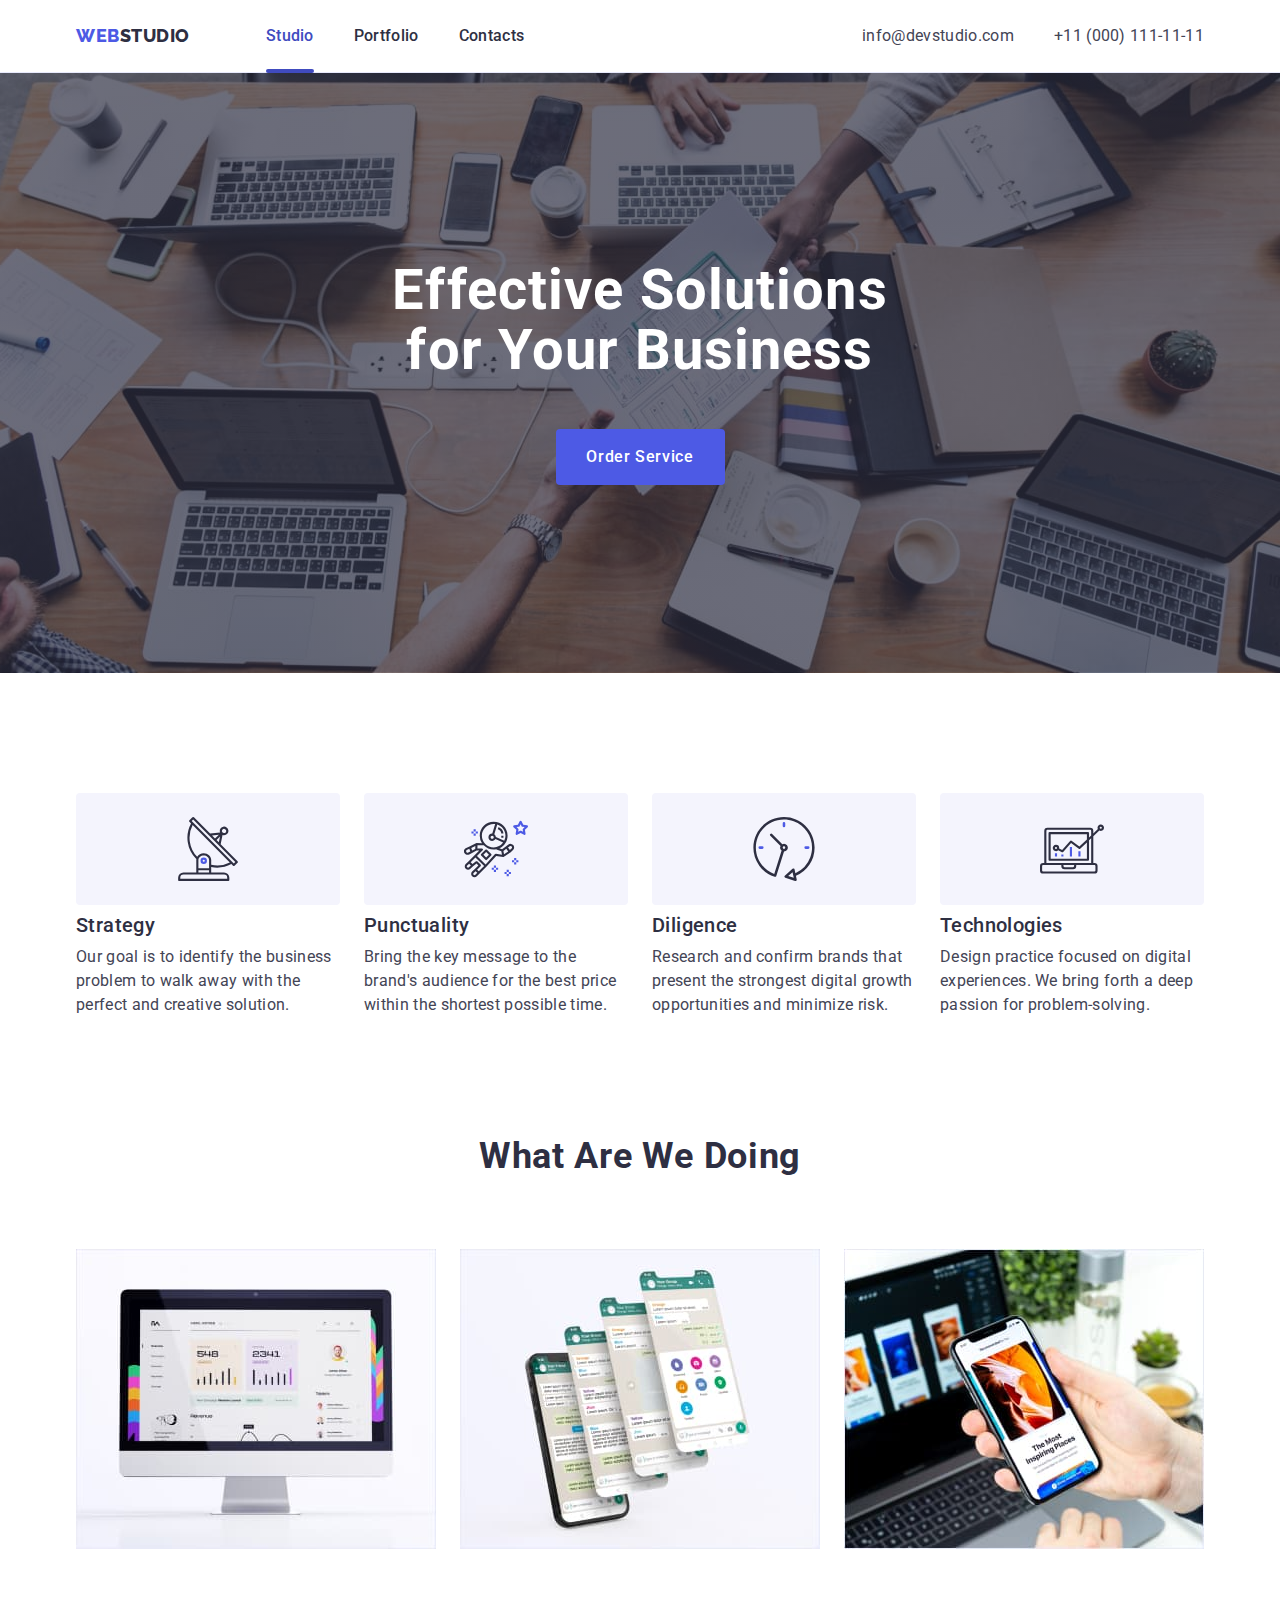
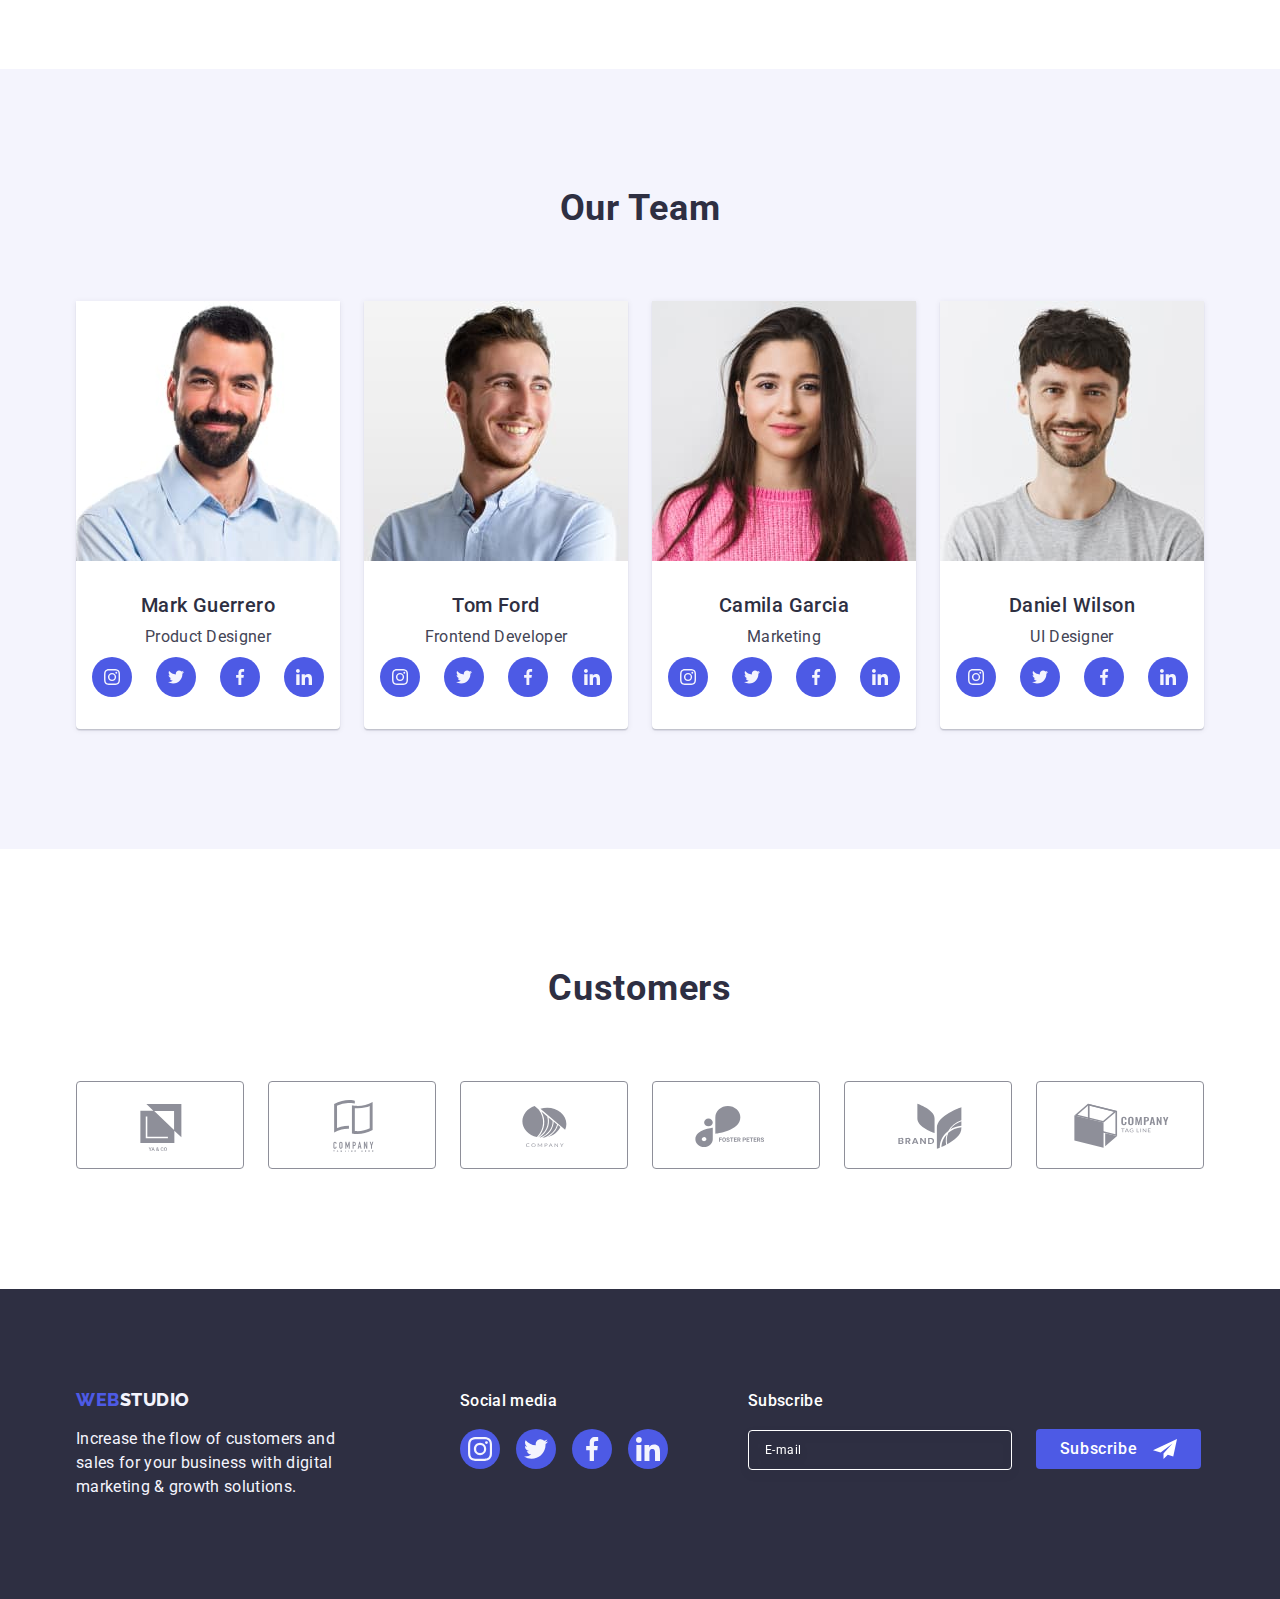
<file: index.html>
<!DOCTYPE html>
<html lang="en">
  <head>
    <meta charset="UTF-8" />
    <meta http-equiv="X-UA-Compatible" content="IE=edge" />
    <meta name="viewport" content="width=device-width, initial-scale=1.0" />
    <link rel="preconnect" href="https://fonts.googleapis.com" />
    <link rel="preconnect" href="https://fonts.gstatic.com" crossorigin />
    <link
      href="https://fonts.googleapis.com/css2?family=Raleway:wght@800&family=Roboto:wght@400;500;700&display=swap"
      rel="stylesheet"
    />
    <link
      rel="stylesheet"
      href="https://cdnjs.cloudflare.com/ajax/libs/modern-normalize/0.6.0/modern-normalize.min.css"
    />

    <link rel="stylesheet" href="css/styles.css" />
    <title>Web Studio</title>
  </head>

  <body>
    <header class="theheader">
      <div class="index-header container">
        <nav class="index-nav">
          <a href="./index.html" class="logo link"
            >Web<span class="logo-studio-header">Studio</span></a
          >
          <ul class="nav-menu list">
            <li>
              <a href="./index.html" class="nav-list-item link activepage"
                >Studio</a
              >
            </li>

            <li>
              <a href="./portfolio.html" class="nav-list-item link"
                >Portfolio</a
              >
            </li>

            <li>
              <a href="" class="nav-list-item link">Contacts</a>
            </li>
          </ul>
        </nav>
        <address class="addr">
          <ul class="adresse list">
            <li>
              <a href="mailto:info@devstudio.com" class="contact-list-item link"
                >info@devstudio.com</a
              >
            </li>

            <li>
              <a href="tel:+110001111111" class="contact-list-item link"
                >+11 (000) 111-11-11</a
              >
            </li>
          </ul>
        </address>
      </div>
    </header>
    <main>
      <section class="solutions">
        <div class="container">
          <h1 class="solutions-title">Effective Solutions for Your Business</h1>
          <button type="button" data-modal-open class="solutions-button">
            Order Service
          </button>
        </div>
        <div class="overlaydarker"></div>
      </section>
      <section class="values">
        <div class="index-values container">
          <h2 class="visually-hidden">values section</h2>
          <ul class="values-list list">
            <li class="values-list-item">
              <div class="box-for-icon">
                <svg class="values-icon icon" width="64" height="64">
                  <use href="./images/icons.svg#icon-antenna-1"></use>
                </svg>
              </div>
              <h3 class="values-title">Strategy</h3>
              <p class="values-text">
                Our goal is to identify the business problem to walk away with
                the perfect and creative solution.
              </p>
            </li>

            <li class="values-list-item">
              <div class="box-for-icon">
                <svg class="values-icon icon" width="64" height="64">
                  <use href="./images/icons.svg#icon-astronaut-1"></use>
                </svg>
              </div>
              <h3 class="values-title">Punctuality</h3>
              <p class="values-text">
                Bring the key message to the brand's audience for the best price
                within the shortest possible time.
              </p>
            </li>

            <li class="values-list-item">
              <div class="box-for-icon">
                <svg class="values-icon icon" width="64" height="64">
                  <use href="./images/icons.svg#icon-clock-1"></use>
                </svg>
              </div>
              <h3 class="values-title">Diligence</h3>
              <p class="values-text">
                Research and confirm brands that present the strongest digital
                growth opportunities and minimize risk.
              </p>
            </li>

            <li class="values-list-item">
              <div class="box-for-icon">
                <svg class="values-icon icon" width="64" height="64">
                  <use href="./images/icons.svg#icon-diagram-1"></use>
                </svg>
              </div>
              <h3 class="values-title">Technologies</h3>
              <p class="values-text">
                Design practice focused on digital experiences. We bring forth a
                deep passion for problem-solving.
              </p>
            </li>
          </ul>
        </div>
      </section>
      <section class="what-we-do">
        <div class="index-what-we-do container">
          <h2 class="htitle">What are we doing</h2>
          <ul class="what-we-do-list list">
            <li class="what-we-do-list-item">
              <img
                src="./images/mac.jpg"
                alt="iMac"
                width="360"
                class="pic-what-we-do"
              />
            </li>
            <li class="what-we-do-list-item">
              <img
                src="./images/messenger.jpg"
                alt="Messenger"
                width="360"
                class="pic-what-we-do"
              />
            </li>
            <li class="what-we-do-list-item">
              <img
                src="./images/phone.jpg"
                alt="Phone and notebook"
                width="360"
                class="pic-what-we-do"
              />
            </li>
          </ul>
        </div>
      </section>
      <section class="team">
        <div class="index-team container">
          <h2 class="htitle">Our Team</h2>
          <ul class="team-card-list list">
            <li class="team-card">
              <img
                src="./images/guerrero.jpg"
                alt="Mark Guerrero"
                width="264"
                class="pic-team"
              />
              <div class="team-card-txt">
                <h3 class="team-name">Mark Guerrero</h3>
                <p class="team-position">Product Designer</p>

                <ul class="social-list list">
                  <li class="social-list-item">
                    <a class="social-circle team-circle" href="">
                      <svg class="social-team-icon icon" width="16" height="16">
                        <use
                          href="./images/icons.svg#icon-instagram-2"
                        ></use></svg
                    ></a>
                  </li>
                  <li class="social-list-item">
                    <a class="social-circle team-circle" href="">
                      <svg class="social-team-icon icon" width="16" height="16">
                        <use
                          href="./images/icons.svg#icon-twitter-1"
                        ></use></svg
                    ></a>
                  </li>
                  <li class="social-list-item">
                    <a class="social-circle team-circle" href="">
                      <svg class="social-team-icon icon" width="16" height="16">
                        <use
                          href="./images/icons.svg#icon-facebook-1"
                        ></use></svg
                    ></a>
                  </li>
                  <li class="social-list-item">
                    <a class="social-circle team-circle" href="">
                      <svg class="social-team-icon icon" width="16" height="16">
                        <use
                          href="./images/icons.svg#icon-linkedin-1"
                        ></use></svg
                    ></a>
                  </li>
                </ul>
              </div>
            </li>
            <li class="team-card">
              <img
                src="./images/ford.jpg"
                alt="Tom Ford"
                width="264"
                class="pic-team"
              />
              <div class="team-card-txt">
                <h3 class="team-name">Tom Ford</h3>
                <p class="team-position">Frontend Developer</p>

                <ul class="social-list list">
                  <li class="social-list-item">
                    <a class="social-circle team-circle" href="">
                      <svg class="social-team-icon icon" width="16" height="16">
                        <use
                          href="./images/icons.svg#icon-instagram-2"
                        ></use></svg
                    ></a>
                  </li>
                  <li class="social-list-item">
                    <a class="social-circle team-circle" href="">
                      <svg class="social-team-icon icon" width="16" height="16">
                        <use
                          href="./images/icons.svg#icon-twitter-1"
                        ></use></svg
                    ></a>
                  </li>
                  <li class="social-list-item">
                    <a class="social-circle team-circle" href="">
                      <svg class="social-team-icon icon" width="16" height="16">
                        <use
                          href="./images/icons.svg#icon-facebook-1"
                        ></use></svg
                    ></a>
                  </li>
                  <li class="social-list-item">
                    <a class="social-circle team-circle" href="">
                      <svg class="social-team-icon icon" width="16" height="16">
                        <use
                          href="./images/icons.svg#icon-linkedin-1"
                        ></use></svg
                    ></a>
                  </li>
                </ul>
              </div>
            </li>
            <li class="team-card">
              <img
                src="./images/garcia.jpg"
                alt="Camila Garcia"
                width="264"
                class="pic-team"
              />
              <div class="team-card-txt">
                <h3 class="team-name">Camila Garcia</h3>
                <p class="team-position">Marketing</p>

                <ul class="social-list list">
                  <li class="social-list-item">
                    <a class="social-circle team-circle" href="">
                      <svg class="social-team-icon icon" width="16" height="16">
                        <use
                          href="./images/icons.svg#icon-instagram-2"
                        ></use></svg
                    ></a>
                  </li>
                  <li class="social-list-item">
                    <a class="social-circle team-circle" href="">
                      <svg class="social-team-icon icon" width="16" height="16">
                        <use
                          href="./images/icons.svg#icon-twitter-1"
                        ></use></svg
                    ></a>
                  </li>
                  <li class="social-list-item">
                    <a class="social-circle team-circle" href="">
                      <svg class="social-team-icon icon" width="16" height="16">
                        <use
                          href="./images/icons.svg#icon-facebook-1"
                        ></use></svg
                    ></a>
                  </li>
                  <li class="social-list-item">
                    <a class="social-circle team-circle" href="">
                      <svg class="social-team-icon icon" width="16" height="16">
                        <use
                          href="./images/icons.svg#icon-linkedin-1"
                        ></use></svg
                    ></a>
                  </li>
                </ul>
              </div>
            </li>
            <li class="team-card">
              <img
                src="./images/wilson.jpg"
                alt="Daniel Wilson"
                width="264"
                class="pic-team"
              />
              <div class="team-card-txt">
                <h3 class="team-name">Daniel Wilson</h3>
                <p class="team-position">UI Designer</p>

                <ul class="social-list list">
                  <li class="social-list-item">
                    <a class="social-circle team-circle" href="">
                      <svg class="social-team-icon icon" width="16" height="16">
                        <use
                          href="./images/icons.svg#icon-instagram-2"
                        ></use></svg
                    ></a>
                  </li>
                  <li class="social-list-item">
                    <a class="social-circle team-circle" href="">
                      <svg class="social-team-icon icon" width="16" height="16">
                        <use
                          href="./images/icons.svg#icon-twitter-1"
                        ></use></svg
                    ></a>
                  </li>
                  <li class="social-list-item">
                    <a class="social-circle team-circle" href="">
                      <svg class="social-team-icon icon" width="16" height="16">
                        <use
                          href="./images/icons.svg#icon-facebook-1"
                        ></use></svg
                    ></a>
                  </li>
                  <li class="social-list-item">
                    <a class="social-circle team-circle" href="">
                      <svg class="social-team-icon icon" width="16" height="16">
                        <use
                          href="./images/icons.svg#icon-linkedin-1"
                        ></use></svg
                    ></a>
                  </li>
                </ul>
              </div>
            </li>
          </ul>
        </div>
      </section>
      <section class="customers">
        <div class="index-customers container">
          <h2 class="htitle">Customers</h2>
          <ul class="customers-list list">
            <li class="customers-list-item">
              <a class="customers-box" href=""
                ><svg class="customers-icon icon" width="104" height="56">
                  <use href="./images/icons.svg#icon-Logo"></use></svg
              ></a>
            </li>
            <li class="customers-list-item">
              <a class="customers-box" href=""
                ><svg class="customers-icon icon" width="104" height="56">
                  <use href="./images/icons.svg#icon-Logo-1"></use></svg
              ></a>
            </li>
            <li class="customers-list-item">
              <a class="customers-box" href=""
                ><svg class="customers-icon icon" width="104" height="56">
                  <use href="./images/icons.svg#icon-Logo-2"></use></svg
              ></a>
            </li>
            <li class="customers-list-item">
              <a class="customers-box" href=""
                ><svg class="customers-icon icon" width="104" height="56">
                  <use href="./images/icons.svg#icon-Logo-3"></use></svg
              ></a>
            </li>
            <li class="customers-list-item">
              <a class="customers-box" href=""
                ><svg class="customers-icon icon" width="104" height="56">
                  <use href="./images/icons.svg#icon-Logo-4"></use></svg
              ></a>
            </li>
            <li class="customers-list-item">
              <a class="customers-box" href=""
                ><svg class="customers-icon icon" width="104" height="56">
                  <use href="./images/icons.svg#icon-Logo-5"></use></svg
              ></a>
            </li>
          </ul>
        </div>
      </section>
    </main>
    <footer class="bottom">
      <div class="index-footer container">
        <div class="par1footer">
          <a href="./index.html" class="logo link"
            >Web<span class="logo-studio-footer">Studio</span></a
          >
          <p class="bottom-text">
            Increase the flow of customers and sales for your business with
            digital marketing & growth solutions.
          </p>
        </div>
        <div class="social-media-footer">
          <p class="footer-title">Social media</p>
          <ul class="social-list social-bottom list">
            <li class="social-list-item">
              <a class="social-circle bottom-circle" href="">
                <svg class="social-team-icon icon" width="24" height="24">
                  <use href="./images/icons.svg#icon-instagram-2"></use></svg
              ></a>
            </li>
            <li class="social-list-item">
              <a class="social-circle bottom-circle" href="">
                <svg class="social-team-icon icon" width="24" height="24">
                  <use href="./images/icons.svg#icon-twitter-1"></use></svg
              ></a>
            </li>
            <li class="social-list-item">
              <a class="social-circle bottom-circle" href="">
                <svg class="social-team-icon icon" width="24" height="24">
                  <use href="./images/icons.svg#icon-facebook-1"></use></svg
              ></a>
            </li>
            <li class="social-list-item">
              <a class="social-circle bottom-circle" href="">
                <svg class="social-team-icon icon" width="24" height="24">
                  <use href="./images/icons.svg#icon-linkedin-1"></use></svg
              ></a>
            </li>
          </ul>
        </div>
        <div class="subscribe-footer">
          <p class="footer-title">Subscribe</p>

          <form class="subscribe-list">
            <label  class="email-label">
              <input
                type="email"
                class="footer-mail"
                name="email"
                id="footer-mail"
                placeholder="E-mail"
              />
           </label>
              
              <button type="submit" class="solutions-button subscribe-button">
                Subscribe
                <svg class="subscribe-icon icon" width="24" height="24">
                  <use href="./images/icons.svg#icon-Frame-3"></use>
                </svg>
              </button>
            
              
          </form>
        </div>
      </div>
    </footer>

    <div class="modal is-hidden" data-modal>
      <div class="modal-window">
        <button type="button" class="close-modal" data-modal-close>
          <svg class="close-icon" width="8" height="8">
            <use href="./images/icons.svg#icon-close-black-18dp-2-1"></use>
          </svg>
        </button>
        <p class="modal-title">Leave your contacts and we will call you back</p>
        <form class="form">
          <div class="modal-field">
            <label for="user-name" class="form-label">Name</label>
            <div class="input-wrap">
              <input type="text" class="form-input" name="user-name" id="user-name" />
              <svg class="modal-icon icon" width="18" height="24">
                <use href="./images/icons.svg#icon-person-black-18dp-1"></use>
              </svg>
            </div>
          </div>
          <div class="modal-field">
            <label for="phone" class="form-label">Phone</label>
            <div class="input-wrap">
              <input type="tel" class="form-input" name="phone" id="phone" />
              <svg class="modal-icon icon" width="18" height="24">
                <use href="./images/icons.svg#icon-phone-black-18dp-1"></use>
              </svg>
            </div>
          </div>
          <div class="modal-field">
            <label for="email" class="form-label">Email</label>
            <div class="input-wrap">
              <input type="text" class="form-input" name="email" id="email" />
              <svg class="modal-icon icon" width="18" height="24">
                <use href="./images/icons.svg#icon-email-black-18dp-1"></use>
              </svg>
            </div>
          </div>
          <div class="modal-field txtdiv">
            <label for="user-comment" class="form-label">Comment</label>
            <textarea
              class="form-input txtarea"
              name="user-comment"
              id="user-comment"
              rows="5"
              placeholder="Text input"
            ></textarea>
          </div>

          <div class="agree-wrap">
            <input 
              type="checkbox"
              class="uprivacy visually-hidden"
              name="user-privacy"
              value="true"
              id="user-privacy"
            />
            <label class="iaccept" for="user-privacy">
              <span class="modal-check-box">              <svg class="check-icon icon" width="10" height="8">
                <use href="./images/icons.svg#check"></use>
              </svg></span>
              I accept the terms and conditions of the
              <a href="" class="privacylink">Privacy Policy</a></label
            >
          </div>
          <button type="submit" class="solutions-button modal-send-button">
            Send
          </button>
        </form>


      </div>
    </div>
    <script src="./js/modal.js"></script>
  </body>
</html>
</file>
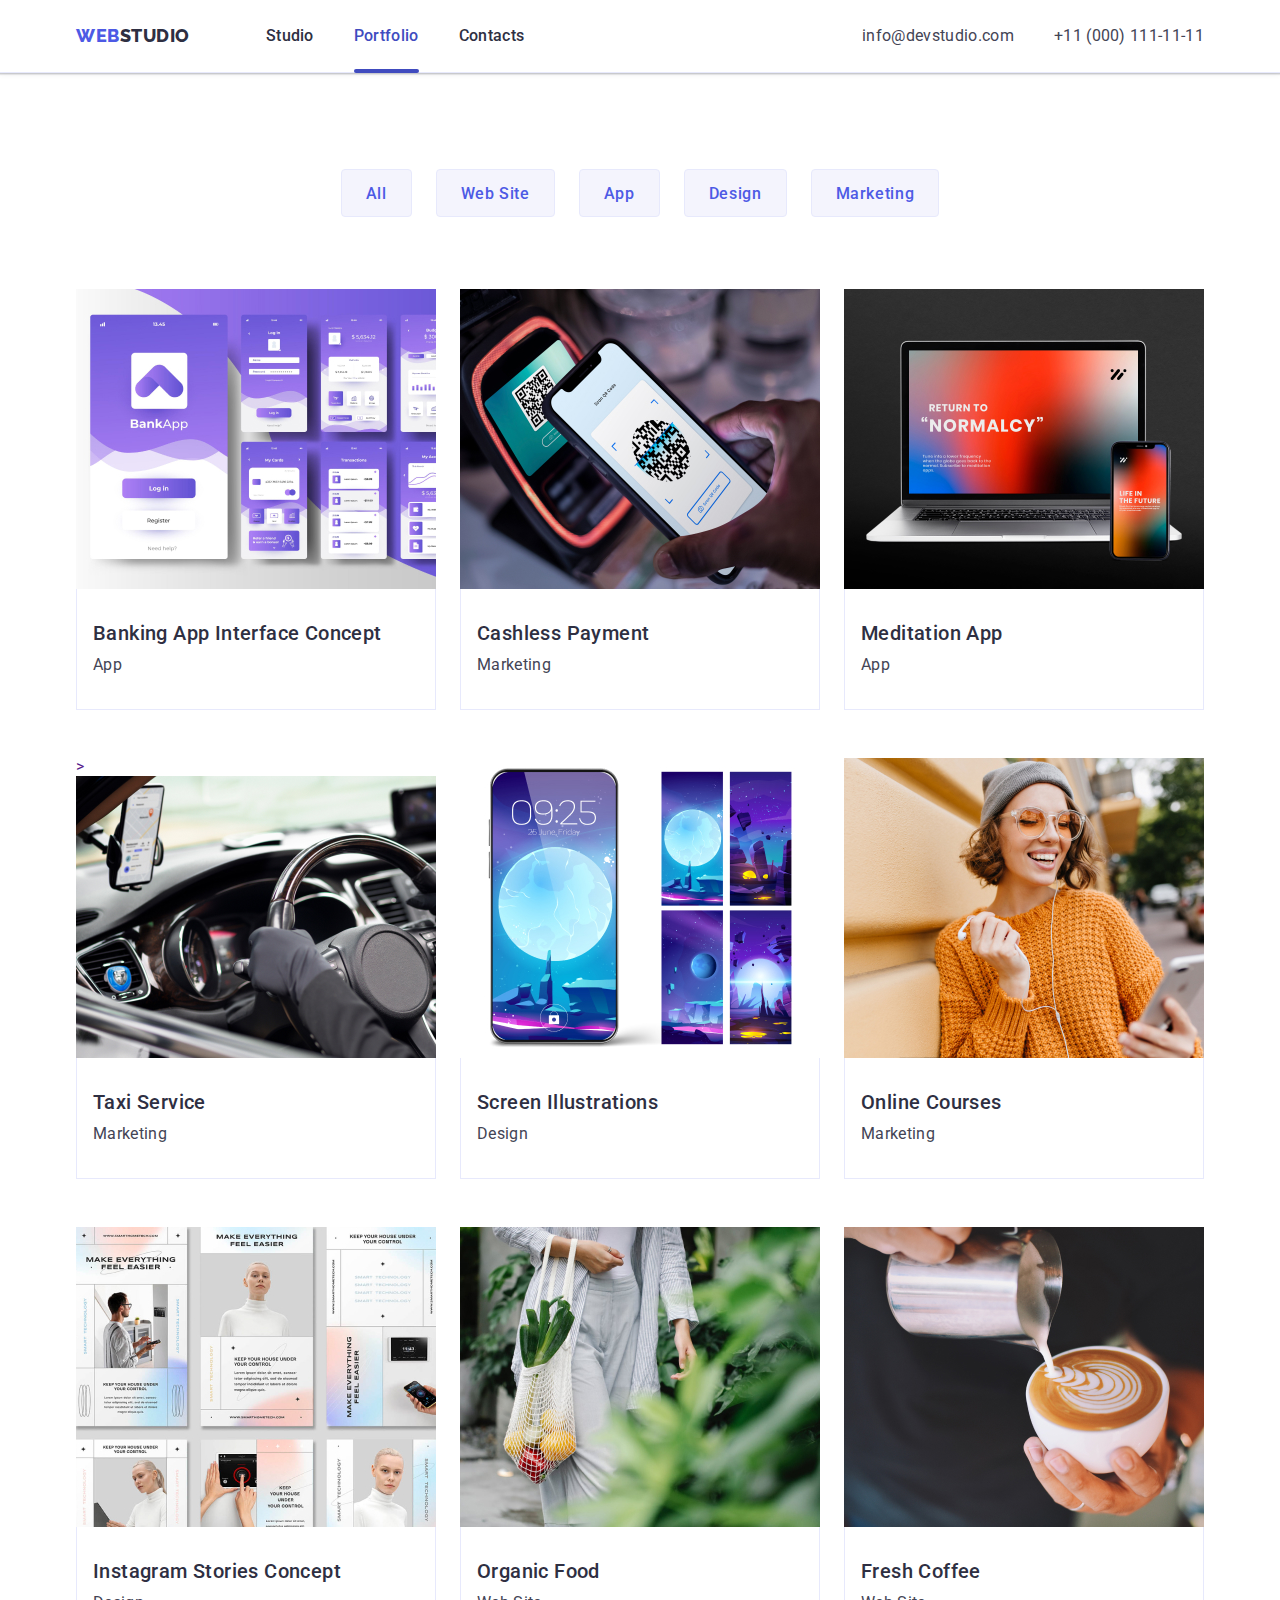
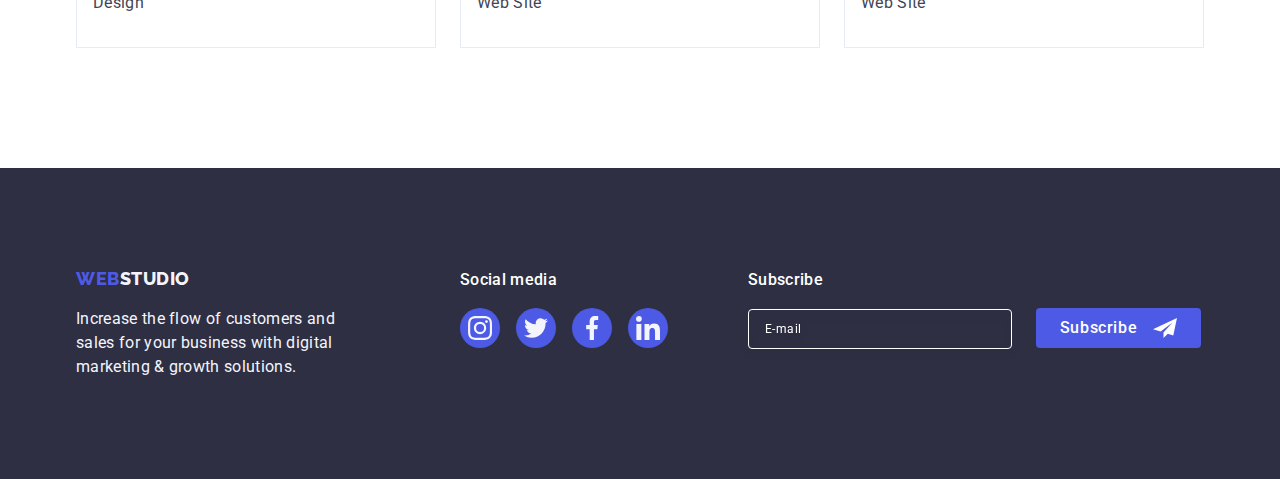
<file: portfolio.html>
<!DOCTYPE html>
<html lang="en">
  <head>
    <meta charset="UTF-8" />
    <meta http-equiv="X-UA-Compatible" content="IE=edge" />
    <meta name="viewport" content="width=device-width, initial-scale=1.0" />
    <link rel="preconnect" href="https://fonts.googleapis.com" />
    <link rel="preconnect" href="https://fonts.gstatic.com" crossorigin />
    <link
      href="https://fonts.googleapis.com/css2?family=Raleway:wght@800&family=Roboto:wght@400;500;700&display=swap"
      rel="stylesheet"
    />
    <link
      rel="stylesheet"
      href="https://cdnjs.cloudflare.com/ajax/libs/modern-normalize/0.6.0/modern-normalize.min.css"
    />

    <link rel="stylesheet" href="css/styles.css" />
    <title>Web Studio</title>
  </head>
  <body>
    <header class="theheader">
      <div class="index-header container">
        <nav class="index-nav">
          <a href="./index.html" class="logo link"
            >Web<span class="logo-studio-header">Studio</span></a
          >
          <ul class="nav-menu list">
            <li>
              <a href="./index.html" class="nav-list-item link">Studio</a>
            </li>

            <li>
              <a href="./portfolio.html" class="nav-list-item link activepage"
                >Portfolio</a
              >
            </li>

            <li>
              <a href="" class="nav-list-item link">Contacts</a>
            </li>
          </ul>
        </nav>
        <address class="addr">
          <ul class="adresse list">
            <li>
              <a href="mailto:info@devstudio.com" class="contact-list-item link"
                >info@devstudio.com</a
              >
            </li>

            <li>
              <a href="tel:+110001111111" class="contact-list-item link"
                >+11 (000) 111-11-11</a
              >
            </li>
          </ul>
        </address>
      </div>
    </header>
    <main>
      <section class="portfolio-main-section">
        <div class="container">
          <h1 class="visually-hidden">portfolio buttons</h1>
          <ul class="portfolio-button-menu list">
            <li>
              <button type="button" class="portfolio-button">All</button>
            </li>
            <li>
              <button type="button" class="portfolio-button">Web Site</button>
            </li>
            <li>
              <button type="button" class="portfolio-button">App</button>
            </li>
            <li>
              <button type="button" class="portfolio-button">Design</button>
            </li>
            <li>
              <button type="button" class="portfolio-button">Marketing</button>
            </li>
          </ul>
          <ul class="portfolio-list list">
            <li class="portfolio-list-item" tabindex="0">
              <a href="" class="portfolio-card link"
                ><div class="imgtocover">
                  <img src="./images/pf-1.jpg" alt="Banking App" width="360" />

                  <p class="bluebox-text">
                    14 Stylish and User-Friendly App Design Concepts · Task
                    Manager App · Calorie Tracker App · Exotic Fruit Ecommerce
                    App · Cloud Storage App
                  </p>
                </div>
                <div class="portfolio-item-txt">
                  <h2 class="portfolio-name">Banking App Interface Concept</h2>
                  <p class="portfolio-description">App</p>
                </div>
              </a>
            </li>
            <li class="portfolio-list-item" tabindex="0">
              <a href="" class="portfolio-card link"
                ><div class="imgtocover">
                  <img src="./images/pf-2.jpg" alt="QR Payment" width="360" />

                  <p class="bluebox-text">
                    14 Stylish and User-Friendly App Design Concepts · Task
                    Manager App · Calorie Tracker App · Exotic Fruit Ecommerce
                    App · Cloud Storage App
                  </p>
                </div>
                <div class="portfolio-item-txt">
                  <h2 class="portfolio-name">Cashless Payment</h2>
                  <p class="portfolio-description">Marketing</p>
                </div></a
              >
            </li>
            <li class="portfolio-list-item" tabindex="0">
              <a href="" class="portfolio-card link"
                ><div class="imgtocover">
                  <img
                    src="./images/pf-3.jpg"
                    alt="Notebook and phone with Meditation App"
                    width="360"
                  />

                  <p class="bluebox-text">
                    14 Stylish and User-Friendly App Design Concepts · Task
                    Manager App · Calorie Tracker App · Exotic Fruit Ecommerce
                    App · Cloud Storage App
                  </p>
                </div>
                <div class="portfolio-item-txt">
                  <h2 class="portfolio-name">Meditation App</h2>
                  <p class="portfolio-description">App</p>
                </div></a
              >
            </li>
            <li class="portfolio-list-item" tabindex="0">
              <a href="" class="portfolio-card link">
                <div class="imgtocover">
                  >
                  <img
                    src="./images/pf-4.jpg"
                    alt="Driver`s seat"
                    width="360"
                  />
                  <p class="bluebox-text">
                    14 Stylish and User-Friendly App Design Concepts · Task
                    Manager App · Calorie Tracker App · Exotic Fruit Ecommerce
                    App · Cloud Storage App
                  </p>
                </div>
                <div class="portfolio-item-txt">
                  <h2 class="portfolio-name">Taxi Service</h2>
                  <p class="portfolio-description">Marketing</p>
                </div></a
              >
            </li>
            <li class="portfolio-list-item" tabindex="0">
              <a href="" class="portfolio-card link"
                ><div class="imgtocover">
                  <img
                    src="./images/pf-5.jpg"
                    alt="Phone wallpapers with Moon"
                    width="360"
                  />

                  <p class="bluebox-text">
                    14 Stylish and User-Friendly App Design Concepts · Task
                    Manager App · Calorie Tracker App · Exotic Fruit Ecommerce
                    App · Cloud Storage App
                  </p>
                </div>
                <div class="portfolio-item-txt">
                  <h2 class="portfolio-name">Screen Illustrations</h2>
                  <p class="portfolio-description">Design</p>
                </div></a
              >
            </li>
            <li class="portfolio-list-item" tabindex="0">
              <a href="" class="portfolio-card link"
                ><div class="imgtocover">
                  <img
                    src="./images/pf-6.jpg"
                    alt="Woman in orange"
                    width="360"
                  />

                  <p class="bluebox-text">
                    14 Stylish and User-Friendly App Design Concepts · Task
                    Manager App · Calorie Tracker App · Exotic Fruit Ecommerce
                    App · Cloud Storage App
                  </p>
                </div>
                <div class="portfolio-item-txt">
                  <h2 class="portfolio-name">Online Courses</h2>
                  <p class="portfolio-description">Marketing</p>
                </div></a
              >
            </li>
            <li class="portfolio-list-item" tabindex="0">
              <a href="" class="portfolio-card link"
                ><div class="imgtocover">
                  <img
                    src="./images/pf-7.jpg"
                    alt="6 photos of stories concept"
                    width="360"
                  />

                  <p class="bluebox-text">
                    14 Stylish and User-Friendly App Design Concepts · Task
                    Manager App · Calorie Tracker App · Exotic Fruit Ecommerce
                    App · Cloud Storage App
                  </p>
                </div>
                <div class="portfolio-item-txt">
                  <h2 class="portfolio-name">Instagram Stories Concept</h2>
                  <p class="portfolio-description">Design</p>
                </div></a
              >
            </li>
            <li class="portfolio-list-item" tabindex="0">
              <a href="" class="portfolio-card link">
                <div class="imgtocover">
                  <img
                    src="./images/pf-8.jpg"
                    alt="Woman with vegetables"
                    width="360"
                  />

                  <p class="bluebox-text">
                    14 Stylish and User-Friendly App Design Concepts · Task
                    Manager App · Calorie Tracker App · Exotic Fruit Ecommerce
                    App · Cloud Storage App
                  </p>
                </div>
                <div class="portfolio-item-txt">
                  <h2 class="portfolio-name">Organic Food</h2>
                  <p class="portfolio-description">Web Site</p>
                </div></a
              >
            </li>
            <li class="portfolio-list-item" tabindex="0">
              <a href="" class="portfolio-card link"
                ><div class="imgtocover">
                  <img
                    src="./images/pf-9.jpg"
                    alt="Barista pouring milk in coffee"
                    width="360"
                  />

                  <p class="bluebox-text">
                    14 Stylish and User-Friendly App Design Concepts · Task
                    Manager App · Calorie Tracker App · Exotic Fruit Ecommerce
                    App · Cloud Storage App
                  </p>
                </div>
                <div class="portfolio-item-txt">
                  <h2 class="portfolio-name">Fresh Coffee</h2>
                  <p class="portfolio-description">Web Site</p>
                </div></a
              >
            </li>
          </ul>
        </div>
      </section>
    </main>
    <footer class="bottom">
      <div class="index-footer container">
        <div class="par1footer">
          <a href="./index.html" class="logo link"
            >Web<span class="logo-studio-footer">Studio</span></a
          >
          <p class="bottom-text">
            Increase the flow of customers and sales for your business with
            digital marketing & growth solutions.
          </p>
        </div>
        <div class="social-media-footer">
          <p class="footer-title">Social media</p>
          <ul class="social-list social-bottom list">
            <li class="social-list-item">
              <a class="social-circle bottom-circle" href="">
                <svg class="social-team-icon icon" width="24" height="24">
                  <use href="./images/icons.svg#icon-instagram-2"></use></svg
              ></a>
            </li>
            <li class="social-list-item">
              <a class="social-circle bottom-circle" href="">
                <svg class="social-team-icon icon" width="24" height="24">
                  <use href="./images/icons.svg#icon-twitter-1"></use></svg
              ></a>
            </li>
            <li class="social-list-item">
              <a class="social-circle bottom-circle" href="">
                <svg class="social-team-icon icon" width="24" height="24">
                  <use href="./images/icons.svg#icon-facebook-1"></use></svg
              ></a>
            </li>
            <li class="social-list-item">
              <a class="social-circle bottom-circle" href="">
                <svg class="social-team-icon icon" width="24" height="24">
                  <use href="./images/icons.svg#icon-linkedin-1"></use></svg
              ></a>
            </li>
          </ul>
        </div>
        <div class="subscribe-footer">
          <p class="footer-title">Subscribe</p>

          <form class="subscribe-list">
            <label  class="email-label">
              <input
                type="email"
                class="footer-mail"
                name="email"
                id="footer-mail"
                placeholder="E-mail"
              />
           </label>
              
              <button type="submit" class="solutions-button subscribe-button">
                Subscribe
                <svg class="subscribe-icon icon" width="24" height="24">
                  <use href="./images/icons.svg#icon-Frame-3"></use>
                </svg>
              </button>
            
              
          </form>
        </div>
      </div>
    </footer>
  </body>
</html>
</file>
<file: css/styles.css>
:root {
  --main-text-color: #434455;
  --accent-color: #2e2f42;
  --whity-color: #ffffff;
  --greyish-color: #f4f4fd;
  --hover-color: #404bbf;
  --logolike-color: #4d5ae5;
  --border-color: #e7e9fc;
  --customer-color: #8e8f99;
  --social-green: #31d0aa;
}
body {
  font-family: "Roboto", sans-serif;
  background-color: var(--whity-color);
  color: var(--main-text-color);
}
h1,
h2,
h3,
p {
  margin: 0;
  padding: 0;
}

img {
  display: block;
}
.list {
  list-style-type: none;
  margin: 0;
  padding: 0;
}

.link {
  text-decoration: none;
  display: block;
}
.container {
  width: 1158px;
  margin: 0 auto;
  padding-left: 15px;
  padding-right: 15px;
}
.visually-hidden {
  position: absolute;
  width: 1px;
  height: 1px;
  margin: -1px;
  border: 0;
  padding: 0;

  white-space: nowrap;
  clip-path: inset(100%);
  clip: rect(0 0 0 0);
  overflow: hidden;
}
/* header styling */

.theheader {
  border-bottom: 1px solid var(--border-color);
  box-shadow: 0px 2px 1px rgba(46, 47, 66, 0.08),
    0px 1px 1px rgba(46, 47, 66, 0.16), 0px 1px 6px rgba(46, 47, 66, 0.08);
}
.index-header {
  display: flex;
  align-items: center;
}
.logo {
  margin-right: 76px;
}
.index-nav {
  display: flex;
  align-items: center;
  flex-grow: 1;
}
.nav-menu,
.adresse {
  display: flex;
  gap: 40px;
}

.addresse {
  display: flex;
  gap: 40px;
  justify-content: flex-end;
}

nav {
  display: flex;
}
.logo {
  font-family: "Raleway", sans-serif;
  font-weight: 800;
  font-size: 18px;
  line-height: 1.17;
  text-transform: uppercase;
  color: var(--logolike-color);
  list-style-type: none;
  letter-spacing: 0.03em;
}
.logo-studio-header {
  color: var(--accent-color);
}

.nav-list-item {
  font-weight: 500;
  font-size: 16px;
  line-height: 1.5;
  letter-spacing: 0.02em;
  color: var(--accent-color);
  padding: 24px 0;
  transition: color 250ms;
  transition-timing-function: cubic-bezier(0.4, 0, 0.2, 1);
}
.activepage {
  color: var(--hover-color);
  position: relative;
}

.activepage::after {
  position: absolute;
  content: "";
  left: 0;
  bottom: -1px;
  width: 100%;
  height: 4px;
  background-color: var(--hover-color);
  border-radius: 2px;
}

.nav-list-item:hover,
.nav-list-item:focus,
.contact-list-item:hover,
.contact-list-item:focus {
  color: var(--hover-color);
}

.contact-list-item {
  font-size: 16px;
  line-height: 1.5;
  letter-spacing: 0.02em;
  color: var(--main-text-color);
  padding: 24px 0;
  transition: color 250ms;
  transition-timing-function: cubic-bezier(0.4, 0, 0.2, 1);
}

.addr {
  font-style: normal;
}
/* main styling index*/
/*section 1 index SOLUTIONS*/
.solutions {
  background: linear-gradient(rgba(46, 47, 66, 0.7), rgba(46, 47, 66, 0.7)),
    url(../images/people-office.jpg);
  background-repeat: no-repeat;
  background-position: center;
  background-color: var(--accent-color);
  background-size: cover;
  text-align: center;
  padding: 188px 0;
  max-width: 1440px;
  margin: 0 auto;
}

.solutions-title {
  font-size: 56px;
  line-height: 1.07;
  color: var(--whity-color);
  letter-spacing: 0.02em;
  max-width: 496px;
  text-align: center;
  margin: auto;
}
.solutions-button {
  color: var(--whity-color);
  background-color: var(--logolike-color);
  font-family: inherit;
  font-size: 16px;
  font-weight: 500;
  line-height: 1.5;
  letter-spacing: 0.04em;
  border-radius: 4px;
  cursor: pointer;
  min-width: 169px;
  height: 56px;
  display: block;
  border: none;
  margin: 48px auto 0 auto;
  transition: background-color 250ms;
  transition-timing-function: cubic-bezier(0.4, 0, 0.2, 1);
}
.solutions-button:hover,
.solutions-button:focus {
  background-color: var(--hover-color);
}
/*section 2 index*/
.values {
  padding: 120px 0;
}
.values-list {
  display: flex;
  gap: 24px;
}

.values-list-item {
  flex-basis: calc((100% - 72px) / 4);
}

.box-for-icon {
  width: 264px;
  height: 112px;
  background: var(--greyish-color);
  border-radius: 4px;
  margin-bottom: 8px;
  display: flex;
  justify-content: center;
  align-items: center;
}

.icon {
  display: block;
}
.values-title {
  font-weight: 500;
  font-size: 20px;
  line-height: 1.2;
  letter-spacing: 0.02em;
  color: var(--accent-color);
  margin-bottom: 8px;
}
.values-text {
  font-size: 16px;
  line-height: 1.5;
  letter-spacing: 0.02em;
}

/*section 3 index*/
.what-we-do {
  padding-bottom: 120px;
}
.htitle {
  font-weight: 700;
  font-size: 36px;
  line-height: 1.11;
  text-align: center;
  letter-spacing: 0.02em;
  text-transform: capitalize;
  color: var(--accent-color);
  margin-bottom: 72px;
}
.what-we-do-list {
  display: flex;
  gap: 24px;
}

.what-we-do-list-item {
  flex-basis: calc((100% - 48px) / 3);
}

/*section 4 index*/
.team {
  background-color: var(--greyish-color);
  padding: 120px 0;
}

.team-card {
  background-color: var(--whity-color);
  box-shadow: 0px 1px 6px rgba(46, 47, 66, 0.08),
    0px 1px 1px rgba(46, 47, 66, 0.16), 0px 2px 1px rgba(46, 47, 66, 0.08);
  border-radius: 0px 0px 4px 4px;
  width: calc((100% - 72px) / 4);
}
.team-card-list {
  display: flex;
  gap: 24px;
}

.team-card-txt {
  padding: 32px 0;
}
.team-name {
  font-weight: 500;
  font-size: 20px;
  line-height: 1.2;
  text-align: center;
  letter-spacing: 0.02em;
  color: var(--accent-color);
  margin-bottom: 8px;
}

.team-position {
  font-family: "Roboto";
  font-size: 16px;
  line-height: 1.5;
  text-align: center;
  letter-spacing: 0.02em;
  margin-bottom: 8px;
}
.social-list {
  display: flex;
  gap: 24px;
  justify-content: center;
}
.social-circle {
  width: 100%;
  height: 100%;

  border-radius: 50%;
  background-color: var(--logolike-color);
  transition: background-color 250ms;
  transition-timing-function: cubic-bezier(0.4, 0, 0.2, 1);

  display: flex;
  justify-content: center;
  align-items: center;
}
.social-list-item {
  width: 40px;
  height: 40px;
}

.team-circle:hover,
.team-circle:focus {
  background-color: var(--hover-color);
}

.social-team-icon {
  fill: var(--greyish-color);
}

/*section 5 index */
.customers {
  padding: 120px 0;
}
.customers-list {
  display: flex;
  gap: 24px;
}
.customers-list-item {
  height: 88px;
  width: calc((100% - 120px) / 6);
}
.customers-box {
  height: 100%;
  width: 100%;
  border: 1px solid var(--customer-color);
  border-radius: 4px;
  display: flex;
  justify-content: center;
  align-items: center;
  color: var(--customer-color);
  transition: border-color 250ms cubic-bezier(0.4, 0, 0.2, 1),
    color 250ms cubic-bezier(0.4, 0, 0.2, 1);
}

.customes-icon {
  fill: currentColor;
}

.customers-box:hover,
.customers-box:focus {
  border-color: var(--hover-color);
  color: var(--hover-color);
}

.customers-icon {
  fill: currentColor;
}

/* footer */
.bottom {
  background-color: var(--accent-color);
  padding: 100px 0;
}
.index-footer {
  display: flex;
  align-items: baseline;
}
.par1footer {
  margin-right: 120px;
}
.social-media-footer
{
  margin-right: 80px;
}
.logo-studio-footer {
  color: var(--greyish-color);
}
.bottom-text {
  font-size: 16px;
  line-height: 1.5;
  letter-spacing: 0.02em;
  color: var(--greyish-color);
  max-width: 264px;
  margin-top: 17.5px;
}

.social-bottom {
  padding: 0;
  gap: 16px;
}
.bottom-circle:hover,
.bottom-circle:focus {
  background-color: var(--social-green);
}

.footer-title {
  font-weight: 500;
  font-size: 16px;
  line-height: 1.5;
  letter-spacing: 0.02em;
  color: var(--whity-color);
  margin-bottom: 16px;
  display: block;
}

.subscribe-list
{
  display: flex;
  align-items:baseline;
  gap: 24px;
}
.footer-mail
{background-color: transparent;
  border: 1px solid #FFFFFF;
filter: drop-shadow(0px 4px 4px rgba(0, 0, 0, 0.15));
border-radius: 4px;
width: 264px;
height: 40px;
padding-left:16px;
color: var(--whity-color);
  font-size: 12px;
line-height: 1.5;
letter-spacing: 0.04em
;}
.footer-mail::placeholder
{
  font-size: 12px;
line-height: 2;

display: flex;
align-items: center;
letter-spacing: 0.04em;
color: var(--whity-color);
}
.subscribe-button
{
display: flex;
  justify-content: center;
  align-items: center;
padding: 8px 16px;
min-width: 165px;
height: 40px;
margin: 0;
}



.subscribe-icon
{display: inline-block;
vertical-align: middle;
fill: var(--whity-color);
margin-left: 16px;
}

/* main styling portfolio */

.portfolio-main-section {
  padding: 96px 0 120px 0;
}
.portfolio-button-menu {
  display: flex;
  gap: 24px;
  justify-content: center;
  margin-bottom: 72px;
}
.portfolio-button {
  background: var(--greyish-color);
  border: 1px solid var(--border-color);
  font-family: "Roboto", sans-serif;
  font-weight: 500;
  font-size: 16px;
  line-height: 1.5;
  text-align: center;
  letter-spacing: 0.04em;
  color: var(--logolike-color);
  cursor: pointer;
  height: 48px;
  padding: 12px 24px;
  border-radius: 4px;
  transition: color 250ms cubic-bezier(0.4, 0, 0.2, 1),
    background-color 250ms cubic-bezier(0.4, 0, 0.2, 1),
    border-color 250ms cubic-bezier(0.4, 0, 0.2, 1),
    box-shadow 250ms cubic-bezier(0.4, 0, 0.2, 1);
}
.portfolio-button:hover,
.portfolio-button:focus {
  background-color: var(--hover-color);
  color: var(--whity-color);
  border: 1px solid transparent;
  box-shadow: 0px 3px 1px rgba(0, 0, 0, 0.1), 0px 2px 1px rgba(0, 0, 0, 0.08),
    0px 2px 2px rgba(0, 0, 0, 0.12);
}

.portfolio-list {
  display: flex;
  flex-wrap: wrap;
  column-gap: 24px;
  row-gap: 48px;
}

.portfolio-list-item {
  width: calc((100% - 48px) / 3);
}
.portfolio-card {
  transition: box-shadow 250ms;
  transition-timing-function: cubic-bezier(0.4, 0, 0.2, 1);
}
.portfolio-card:hover,
.portfolio-card:focus {
  box-shadow: 0px 1px 6px rgba(46, 47, 66, 0.08),
    0px 1px 1px rgba(46, 47, 66, 0.16), 0px 2px 1px rgba(46, 47, 66, 0.08);
}
.imgtocover {
  position: relative;
  height: 300px;
  overflow: hidden;
}

.portfolio-card:hover .bluebox-text,
.portfolio-card:focus .bluebox-text {
  transform: translateY(0);
}

.bluebox-text {
  position: absolute;
  top: 0;

  font-size: 16px;
  line-height: 1.5;
  letter-spacing: 0.02em;
  color: var(--greyish-color);
  padding: 40px 32px;
  background-color: var(--logolike-color);
  height: 100%;
  width: 100%;
  transform: translateY(100%);
  transition: transform 250ms cubic-bezier(0.4, 0, 0.2, 1);
}
.portfolio-item-txt {
  padding: 32px 16px;
  border: 1px solid var(--border-color);
  border-top: none;
}
.portfolio-name {
  font-weight: 500;
  font-size: 20px;
  line-height: 1.2;
  letter-spacing: 0.02em;
  color: var(--accent-color);
  margin-bottom: 8px;
}

.portfolio-description {
  font-size: 16px;
  line-height: 1.5;
  letter-spacing: 0.02em;
  color: var(--main-text-color);
}
/** MODAL STYLING **/
.modal {
  position: fixed;
  top: 0;
  left: 0;
  width: 100%;
  height: 100%;
  background-color: rgba(46, 47, 66, 0.4);
  transition: opacity 250ms cubic-bezier(0.4, 0, 0.2, 1),
    visibility 250ms cubic-bezier(0.4, 0, 0.2, 1);
}

.is-hidden {
  opacity: 0;
  visibility: hidden;
  pointer-events: none;
}

.modal-window {
  position: absolute;
  top: 50%;
  left: 50%;
  transform: translate(-50%, -50%) scale(1);
  width: 408px;
  min-height: 584px;
  background: #fcfcfc;
  box-shadow: 0px 1px 1px rgba(0, 0, 0, 0.14), 0px 1px 3px rgba(0, 0, 0, 0.12),
    0px 2px 1px rgba(0, 0, 0, 0.2);
  border-radius: 4px;
  transition: transform 250ms cubic-bezier(0.4, 0, 0.2, 1);
  padding: 72px 24px 24px 24px;
}

.close-modal {
  position: absolute;
  top: 24px;
  right: 24px;
  width: 24px;
  height: 24px;
  border-radius: 50%;
  display: flex;
  align-items: center;
  justify-content: center;
  background-color: #e7e9fc;
  border: 1px solid rgba(0, 0, 0, 0.1);
  padding: 0;
  cursor: pointer;
  transition: background-color 250ms cubic-bezier(0.4, 0, 0.2, 1),
    border 250ms cubic-bezier(0.4, 0, 0.2, 1);
}
.close-modal:hover,
.close-modal:focus {
  background-color: var(--hover-color);
  border: none;
}

.close-modal:hover .close-icon,
.close-modal:focus .close-icon {
  fill: var(--whity-color);
}

.close-icon {
  transition: fill 250ms cubic-bezier(0.4, 0, 0.2, 1);
}
.modal-field
{
  height: 100%;
margin-bottom: 8px;
}
.modal-title
{

  font-weight: 500;
font-size: 16px;
line-height: 1.5;
text-align: center;
letter-spacing: 0.02em;
color: var(--accent-color);
margin-bottom: 16px;
}

.form-label
{
  display: block;
  font-size: 12px;
line-height: 1.17;
letter-spacing: 0.04em;
color: var(--customer-color);
margin-bottom: 4px;
}
.form-input
{
  width: 100%;
  height: 40px;
  background-color: transparent;
  border: 1px solid rgba(46, 47, 66, 0.4);
border-radius: 4px;
outline: none;
padding: 0 0 0 38px;
outline: transparent;
transition: border-color 250ms cubic-bezier(0.4, 0, 0.2, 1);
}

.form-input:focus + .modal-icon
{
  
  fill: var(--logolike-color);
}
.form-input:focus
{border: 1px solid var(--logolike-color);
}


.input-wrap
{
  position: relative;
 

}
.modal-icon
{
  position: absolute;
fill:var(--accent-color);
left: 16px;
top: 50%;
transform: translateY(-50%);
transition: fill 250ms cubic-bezier(0.4, 0, 0.2, 1);
}

.txtdiv
{
  margin-bottom: 16px;
}


.txtarea
{resize:none;
height: 120px;
padding: 8px 16px;
font-size: 12px;
line-height: 1.17;
letter-spacing: 0.04em;
color: rgba(46, 47, 66, 0.4);


}

.txtarea::placeholder
{
  font-size: 12px;
line-height: 1.17;
letter-spacing: 0.04em;
color: rgba(46, 47, 66, 0.4);
}

.iaccept
{
  font-size: 12px;
line-height: 1.17;
letter-spacing: 0.04em;
color: var(--customer-color);
}

.modal-check-box
{
  width: 16px;
  height: 16px;
  border: 1px solid rgba(46, 47, 66, 0.4);
border-radius: 2px;
display:inline-flex;
justify-content: center;
align-items: center;
fill: transparent;
margin-right: 8px;
 transition: background-color 250ms cubic-bezier(0.4, 0, 0.2, 1), border 250ms cubic-bezier(0.4, 0, 0.2, 1), fill 250ms cubic-bezier(0.4, 0, 0.2, 1);
}

.agree-wrap
{
  display:flex;
  align-items: center;
  gap: 8px;
  margin-bottom: 24px;
}

.modal-send-button {

  margin: 0 auto;
  
}
.uprivacy:checked + .iaccept span
{
  background-color: var(--hover-color);
  border: none;
  fill: var(--greyish-color);
}
.privacylink
{
  color: var(--logolike-color);
}
</file>
